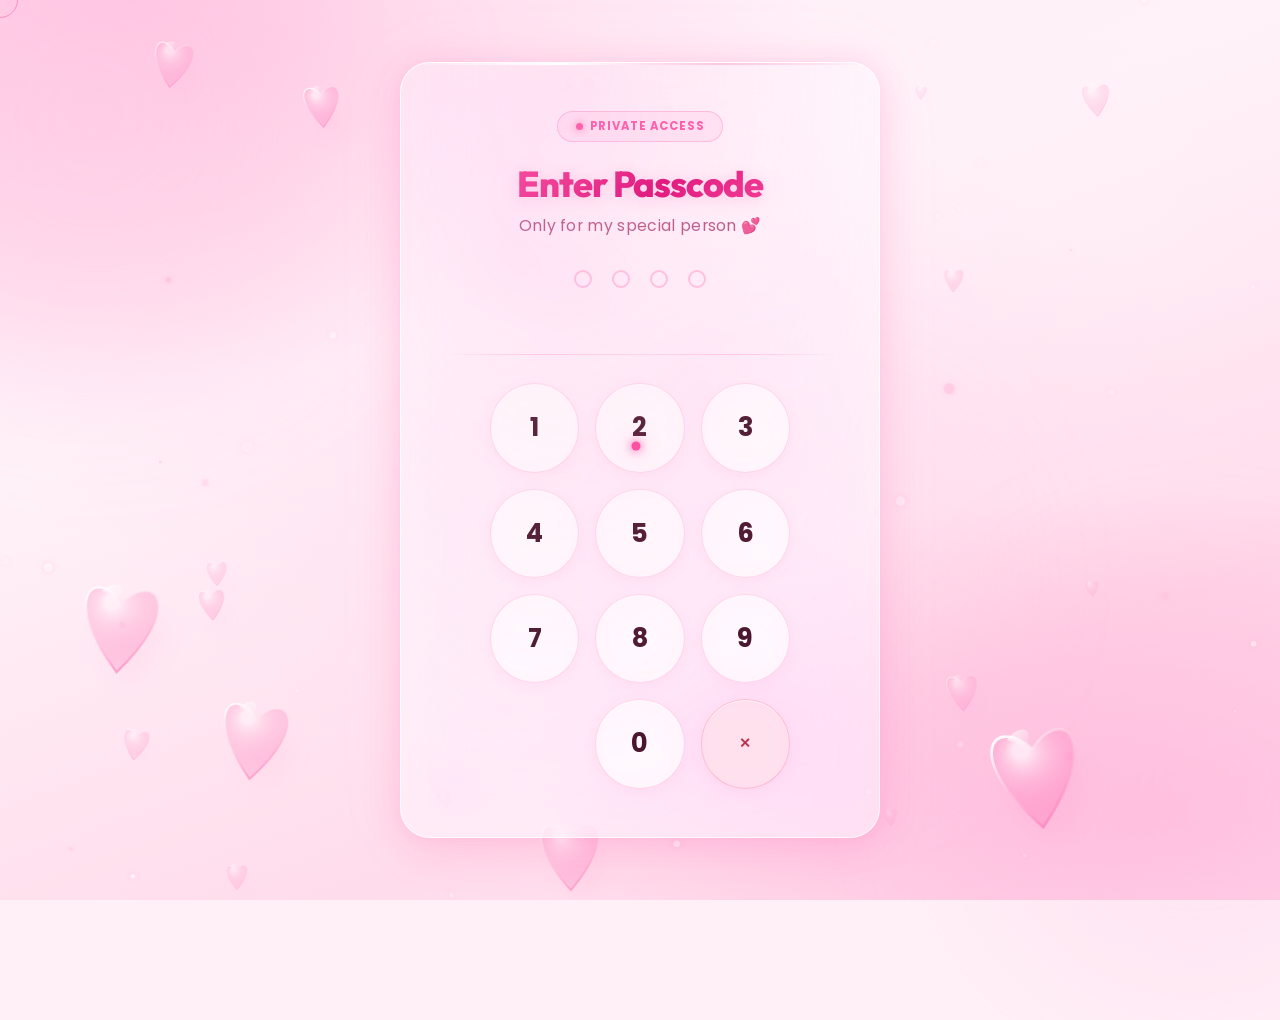
<file: index.html>
<!DOCTYPE html>
<html lang="en">

<head>
  <meta charset="UTF-8">
  <meta name="viewport" content="width=device-width, initial-scale=1.0">
  <title>Enter Passcode — My Love 💗</title>
  <meta name="description" content="A secret romantic website just for us.">
  <link rel="stylesheet" href="style.css">
  <link rel="preconnect" href="https://fonts.googleapis.com">
  <link
    href="https://fonts.googleapis.com/css2?family=Poppins:wght@300;400;500;600;700;800&family=Space+Grotesk:wght@400;500;600;700&display=swap"
    rel="stylesheet">
</head>

<body>

  <!-- Loading Screen -->
  <div class="loading-screen" id="loadingScreen" aria-hidden="true">
    <div class="loading-logo">💗</div>
    <div class="loading-bar">
      <div class="loading-bar-fill"></div>
    </div>
  </div>

  <!-- Animated background blobs -->
  <div class="blob blob-1"></div>
  <div class="blob blob-2"></div>
  <div class="blob blob-3"></div>

  <!-- Interactive 3D Hearts Background Canvas -->
  <canvas id="heartsCanvas"></canvas>

  <!-- Custom cursor -->
  <div class="cursor-dot" id="cursorDot"></div>
  <div class="cursor-ring" id="cursorRing"></div>

  <!-- Main content -->
  <main class="container passcode-container" id="mainContainer">
    <div class="glass-shine"></div>

    <!-- Badge -->
    <div class="badge">
      <span class="badge-dot"></span>
      Private Access
    </div>

    <h1 class="glow-title">Enter Passcode</h1>
    <p class="subtitle">Only for my special person 💕</p>

    <!-- Dots -->
    <div class="passcode-dots" id="passcodeDots" role="group" aria-label="Passcode entry dots">
      <div class="dot" aria-hidden="true"></div>
      <div class="dot" aria-hidden="true"></div>
      <div class="dot" aria-hidden="true"></div>
      <div class="dot" aria-hidden="true"></div>
    </div>

    <!-- Message -->
    <p class="passcode-message" id="passcodeMessage" role="alert" aria-live="polite"></p>

    <div class="divider"></div>

    <!-- Numpad -->
    <div class="numpad" id="numpad" role="group" aria-label="Number pad">
      <button class="num-button" data-value="1" aria-label="1">1</button>
      <button class="num-button" data-value="2" aria-label="2">2</button>
      <button class="num-button" data-value="3" aria-label="3">3</button>
      <button class="num-button" data-value="4" aria-label="4">4</button>
      <button class="num-button" data-value="5" aria-label="5">5</button>
      <button class="num-button" data-value="6" aria-label="6">6</button>
      <button class="num-button" data-value="7" aria-label="7">7</button>
      <button class="num-button" data-value="8" aria-label="8">8</button>
      <button class="num-button" data-value="9" aria-label="9">9</button>
      <div class="empty-cell" aria-hidden="true"></div>
      <button class="num-button" data-value="0" aria-label="0">0</button>
      <button class="num-button cancel-button" data-value="cancel" aria-label="Clear">✕</button>
    </div>

  </main>

  <script src="script.js"></script>
  <script>
    // ── Custom Cursor ──────────────────────────────
    const dot = document.getElementById('cursorDot');
    const ring = document.getElementById('cursorRing');
    let mx = 0, my = 0, rx = 0, ry = 0;

    document.addEventListener('mousemove', e => {
      mx = e.clientX; my = e.clientY;
      dot.style.left = mx + 'px';
      dot.style.top = my + 'px';
    });

    function animRing() {
      rx += (mx - rx) * 0.12;
      ry += (my - ry) * 0.12;
      ring.style.left = rx + 'px';
      ring.style.top = ry + 'px';
      requestAnimationFrame(animRing);
    }
    animRing();

    document.querySelectorAll('button, a, .icon-button').forEach(el => {
      el.addEventListener('mouseenter', () => document.body.classList.add('cursor-hover'));
      el.addEventListener('mouseleave', () => document.body.classList.remove('cursor-hover'));
    });

    // ── Remove loading screen ──────────────────────
    document.getElementById('mainContainer').classList.add('page-enter');
  </script>
</body>

</html>
</file>
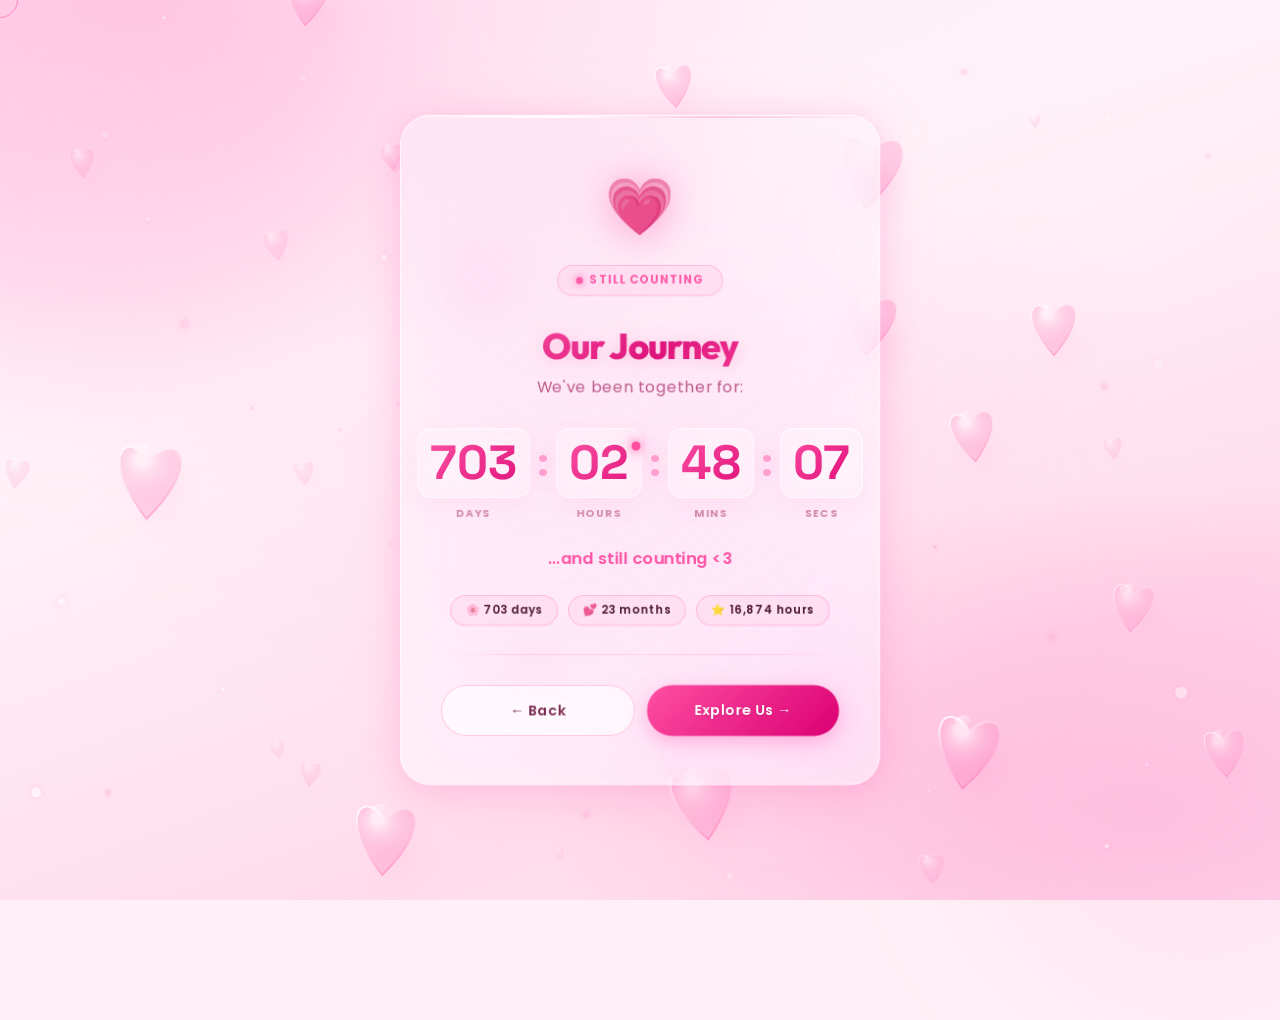
<file: countdown.html>
<!DOCTYPE html>
<html lang="en">

<head>
  <meta charset="UTF-8">
  <meta name="viewport" content="width=device-width, initial-scale=1.0">
  <title>Our Time Together 💗</title>
  <meta name="description" content="Counting every beautiful moment we've shared together.">
  <link rel="stylesheet" href="style.css">
  <link rel="preconnect" href="https://fonts.googleapis.com">
  <link
    href="https://fonts.googleapis.com/css2?family=Poppins:wght@300;400;500;600;700;800&family=Space+Grotesk:wght@400;500;600;700&display=swap"
    rel="stylesheet">
  <style>
    /* Extra countdown-specific enhancements */
    .countdown-container {
      text-align: center;
    }

    .love-icon {
      font-size: 3.5rem;
      margin-bottom: 4px;
      display: block;
      animation: heartbeat 1.6s ease-in-out infinite;
      filter: drop-shadow(0 0 20px rgba(255, 79, 163, 0.7));
    }

    @keyframes heartbeat {

      0%,
      100% {
        transform: scale(1);
      }

      14% {
        transform: scale(1.18);
      }

      28% {
        transform: scale(1);
      }

      42% {
        transform: scale(1.12);
      }

      56% {
        transform: scale(1);
      }
    }

    .milestone-row {
      display: flex;
      justify-content: center;
      gap: 10px;
      margin: 24px 0 0;
      flex-wrap: wrap;
    }

    .milestone-pill {
      background: rgba(255, 79, 163, 0.1);
      border: 1px solid rgba(255, 79, 163, 0.25);
      border-radius: 100px;
      padding: 6px 14px;
      font-size: 0.72rem;
      color: var(--pink-soft);
      font-weight: 600;
      letter-spacing: 0.04em;
      transition: all 0.3s ease;
    }

    .milestone-pill:hover {
      background: rgba(255, 79, 163, 0.2);
      border-color: rgba(255, 79, 163, 0.5);
      transform: translateY(-2px);
      box-shadow: 0 4px 12px rgba(255, 79, 163, 0.2);
    }
  </style>
</head>

<body>

  <!-- Blobs -->
  <div class="blob blob-1"></div>
  <div class="blob blob-2"></div>
  <div class="blob blob-3"></div>

  <!-- Interactive 3D Hearts Background Canvas -->
  <canvas id="heartsCanvas"></canvas>

  <!-- Custom cursor -->
  <div class="cursor-dot" id="cursorDot"></div>
  <div class="cursor-ring" id="cursorRing"></div>

  <main class="container countdown-container page-enter">
    <div class="glass-shine"></div>

    <span class="love-icon">💗</span>

    <div class="badge" style="margin-top:12px;">
      <span class="badge-dot"></span>
      Still Counting
    </div>

    <h1 class="glow-title" style="margin-top:8px;">Our Journey</h1>
    <p class="countdown-pretext">We've been together for:</p>

    <div class="countdown-timer" id="countdownTimer">
      <div class="timer-block">
        <div class="timer-value" id="days">00</div>
        <div class="timer-label">Days</div>
      </div>
      <div class="timer-sep">:</div>
      <div class="timer-block">
        <div class="timer-value" id="hours">00</div>
        <div class="timer-label">Hours</div>
      </div>
      <div class="timer-sep">:</div>
      <div class="timer-block">
        <div class="timer-value" id="minutes">00</div>
        <div class="timer-label">Mins</div>
      </div>
      <div class="timer-sep">:</div>
      <div class="timer-block">
        <div class="timer-value" id="seconds">00</div>
        <div class="timer-label">Secs</div>
      </div>
    </div>

    <p class="countdown-posttext">...and still counting &lt;3</p>

    <!-- Milestones -->
    <div class="milestone-row">
      <span class="milestone-pill" id="pill-days">🌸 — days</span>
      <span class="milestone-pill" id="pill-months">💕 — months</span>
      <span class="milestone-pill" id="pill-hours">⭐ — hours</span>
    </div>

    <div class="divider"></div>

    <div class="nav-buttons">
      <button class="btn btn-ghost" onclick="navigateTo('index.html')" id="prevBtn">
        ← Back
      </button>
      <button class="btn btn-primary" onclick="navigateTo('recap.html')" id="nextBtn">
        Explore Us →
      </button>
    </div>

  </main>

  <script src="script.js"></script>
  <script>
    // ── Custom cursor ──────────────────────────────
    const dot = document.getElementById('cursorDot');
    const ring = document.getElementById('cursorRing');
    let mx = 0, my = 0, rx = 0, ry = 0;
    document.addEventListener('mousemove', e => {
      mx = e.clientX; my = e.clientY;
      dot.style.left = mx + 'px'; dot.style.top = my + 'px';
    });
    (function animRing() {
      rx += (mx - rx) * 0.12; ry += (my - ry) * 0.12;
      ring.style.left = rx + 'px'; ring.style.top = ry + 'px';
      requestAnimationFrame(animRing);
    })();

    // ── Milestone pills update ─────────────────────
    function updatePills() {
      const startDate = new Date('2025-01-01T00:00:00');
      const now = new Date();
      const diff = now - startDate;
      if (diff < 0) return;
      const totalDays = Math.floor(diff / 86400000);
      const totalHours = Math.floor(diff / 3600000);
      const months = Math.floor(totalDays / 30.44);
      document.getElementById('pill-days').textContent = `🌸 ${totalDays} days`;
      document.getElementById('pill-months').textContent = `💕 ${months} months`;
      document.getElementById('pill-hours').textContent = `⭐ ${totalHours.toLocaleString()} hours`;
    }
    updatePills();
  </script>
</body>

</html>
</file>
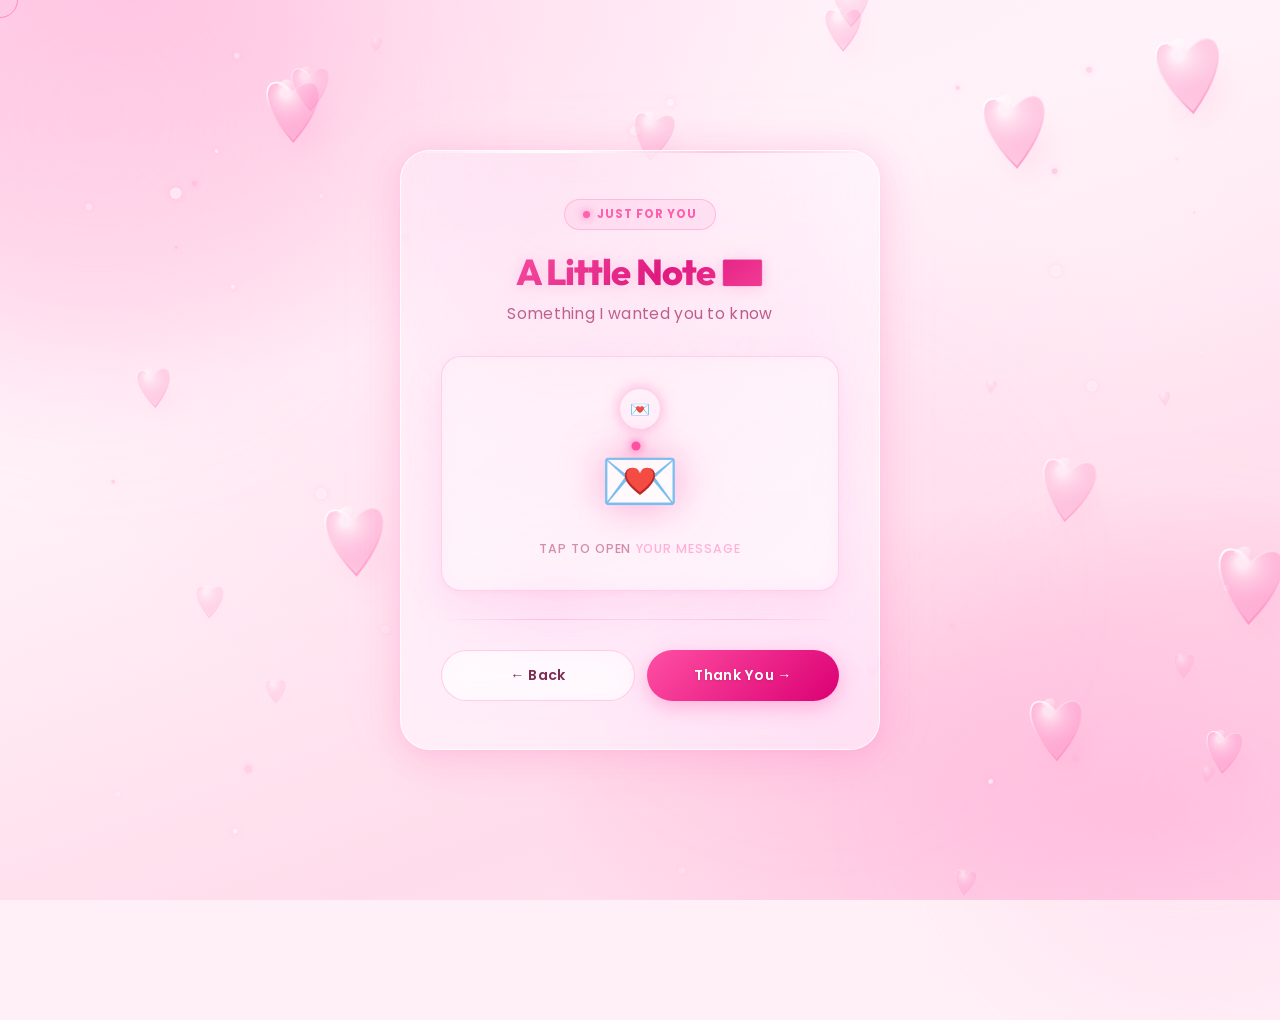
<file: message.html>
<!DOCTYPE html>
<html lang="en">

<head>
  <meta charset="UTF-8">
  <meta name="viewport" content="width=device-width, initial-scale=1.0">
  <title>A Message for You 💌</title>
  <meta name="description" content="An intimate love message, just for you.">
  <link rel="stylesheet" href="style.css">
  <link rel="preconnect" href="https://fonts.googleapis.com">
  <link
    href="https://fonts.googleapis.com/css2?family=Poppins:wght@300;400;500;600;700;800&family=Space+Grotesk:wght@400;500;600;700&display=swap"
    rel="stylesheet">
  <style>
    .message-container {
      text-align: center;
    }

    /* ── Envelope ─────────────────────── */
    .envelope-card {
      background: rgba(255, 255, 255, 0.04);
      border: 1px solid rgba(255, 79, 163, 0.2);
      border-radius: 20px;
      padding: 32px 20px;
      margin: 8px 0 24px;
      cursor: pointer;
      transition: all 0.35s cubic-bezier(0.4, 0, 0.2, 1);
      position: relative;
      overflow: hidden;
    }

    .envelope-card::before {
      content: '';
      position: absolute;
      inset: 0;
      background: radial-gradient(ellipse at 50% 0%, rgba(255, 79, 163, 0.08) 0%, transparent 65%);
      opacity: 0;
      transition: opacity 0.3s ease;
    }

    .envelope-card:hover {
      border-color: rgba(255, 79, 163, 0.45);
      background: rgba(255, 79, 163, 0.06);
      transform: translateY(-4px);
      box-shadow: 0 16px 48px rgba(255, 79, 163, 0.2);
    }

    .envelope-card:hover::before {
      opacity: 1;
    }

    .envelope-emoji {
      font-size: 4rem;
      display: block;
      margin: 0 0 12px;
      animation: floatEnvelope 3.2s ease-in-out infinite;
      filter: drop-shadow(0 0 20px rgba(255, 79, 163, 0.5));
    }

    @keyframes floatEnvelope {

      0%,
      100% {
        transform: translateY(0) rotate(-3deg);
      }

      50% {
        transform: translateY(-12px) rotate(3deg);
      }
    }

    .envelope-card:hover .envelope-emoji {
      animation-play-state: paused;
      filter: drop-shadow(0 0 32px rgba(255, 79, 163, 0.9));
    }

    .envelope-hint {
      font-size: 0.78rem;
      color: var(--text-muted);
      letter-spacing: 0.08em;
      text-transform: uppercase;
      font-weight: 500;
      margin: 0;
    }

    .envelope-hint span {
      color: rgba(255, 133, 194, 0.6);
    }

    /* ── Seal dot ─────────────────────── */
    .envelope-seal {
      width: 40px;
      height: 40px;
      background: linear-gradient(135deg, var(--pink-primary), #c9007a);
      border-radius: 50%;
      display: flex;
      align-items: center;
      justify-content: center;
      margin: 0 auto 4px;
      font-size: 1rem;
      box-shadow: 0 0 16px rgba(255, 79, 163, 0.5);
      animation: sealPulse 2.5s ease-in-out infinite;
    }

    @keyframes sealPulse {

      0%,
      100% {
        box-shadow: 0 0 16px rgba(255, 79, 163, 0.5);
      }

      50% {
        box-shadow: 0 0 32px rgba(255, 79, 163, 0.8), 0 0 60px rgba(255, 79, 163, 0.3);
      }
    }

    /* ── Message reveal card ────────────── */
    .message-reveal {
      display: none;
      animation: messageReveal 0.6s cubic-bezier(0.22, 1, 0.36, 1) both;
    }

    .message-reveal.visible {
      display: block;
    }

    @keyframes messageReveal {
      0% {
        opacity: 0;
        transform: scale(0.88) translateY(20px);
      }

      60% {
        transform: scale(1.02) translateY(-4px);
      }

      100% {
        opacity: 1;
        transform: scale(1) translateY(0);
      }
    }

    .message-box {
      background: rgba(255, 255, 255, 0.06);
      border: 1px solid rgba(255, 79, 163, 0.25);
      border-radius: 24px;
      padding: 40px 28px;
      position: relative;
      overflow: hidden;
      text-align: center;
    }

    .message-box::before {
      content: '';
      position: absolute;
      inset: 0;
      background:
        radial-gradient(ellipse at 30% 0%, rgba(255, 79, 163, 0.1) 0%, transparent 50%),
        radial-gradient(ellipse at 70% 100%, rgba(180, 30, 120, 0.08) 0%, transparent 50%);
      pointer-events: none;
    }

    /* decorative top quote mark */
    .message-box::after {
      content: '\201C';
      position: absolute;
      top: -10px;
      left: 20px;
      font-size: 8rem;
      color: rgba(255, 79, 163, 0.06);
      font-family: Georgia, serif;
      line-height: 1;
      pointer-events: none;
    }

    .message-text {
      font-size: 1.25rem;
      font-weight: 500;
      line-height: 1.75;
      color: var(--text-primary);
      position: relative;
      z-index: 1;
    }

    .message-text em {
      font-style: normal;
      color: var(--pink-soft);
      font-weight: 600;
    }

    .message-signature {
      margin-top: 20px;
      font-size: 0.85rem;
      color: var(--text-muted);
      font-style: italic;
      position: relative;
      z-index: 1;
    }

    .message-signature strong {
      color: var(--pink-secondary);
      font-style: normal;
    }

    .close-message-btn {
      position: absolute;
      top: 14px;
      right: 16px;
      width: 28px;
      height: 28px;
      border-radius: 50%;
      background: rgba(255, 255, 255, 0.06);
      border: 1px solid rgba(255, 255, 255, 0.1);
      color: var(--text-muted);
      font-size: 1rem;
      display: flex;
      align-items: center;
      justify-content: center;
      cursor: pointer;
      transition: all 0.25s ease;
      z-index: 2;
    }

    .close-message-btn:hover {
      background: rgba(255, 79, 163, 0.15);
      border-color: rgba(255, 79, 163, 0.3);
      color: var(--pink-primary);
    }

    /* ── Row of hearts ───────────────── */
    .hearts-row {
      display: flex;
      justify-content: center;
      gap: 6px;
      margin: 16px 0 0;
      font-size: 1.2rem;
    }

    .hearts-row span {
      animation: heartPop 0.6s ease both, heartFloat 2.5s ease-in-out infinite;
      display: inline-block;
    }

    .hearts-row span:nth-child(1) {
      animation-delay: 0.05s, 0s;
    }

    .hearts-row span:nth-child(2) {
      animation-delay: 0.15s, 0.3s;
    }

    .hearts-row span:nth-child(3) {
      animation-delay: 0.25s, 0.6s;
    }

    @keyframes heartPop {
      0% {
        transform: scale(0);
        opacity: 0;
      }

      70% {
        transform: scale(1.25);
        opacity: 1;
      }

      100% {
        transform: scale(1);
        opacity: 1;
      }
    }

    @keyframes heartFloat {

      0%,
      100% {
        transform: translateY(0);
      }

      50% {
        transform: translateY(-5px);
      }
    }
  </style>
</head>

<body>

  <!-- Blobs -->
  <div class="blob blob-1"></div>
  <div class="blob blob-2"></div>
  <div class="blob blob-3"></div>

  <!-- Interactive 3D Hearts Background Canvas -->
  <canvas id="heartsCanvas"></canvas>

  <!-- Custom cursor -->
  <div class="cursor-dot" id="cursorDot"></div>
  <div class="cursor-ring" id="cursorRing"></div>

  <main class="container message-container page-enter">
    <div class="glass-shine"></div>

    <div class="badge">
      <span class="badge-dot"></span>
      Just For You
    </div>

    <h1 class="glow-title">A Little Note 💌</h1>
    <p class="subtitle">Something I wanted you to know</p>

    <!-- Envelope trigger -->
    <div class="envelope-card" id="envelopeCard" onclick="openMessage()" role="button" tabindex="0"
      aria-label="Open love message" aria-expanded="false">
      <div class="glass-shine"></div>
      <span class="envelope-seal">💌</span>
      <span class="envelope-emoji">💌</span>
      <p class="envelope-hint">Tap to open <span>your message</span></p>
    </div>

    <!-- Message reveal -->
    <div class="message-reveal" id="messageReveal" aria-hidden="true">
      <div class="message-box" id="loveMessage">
        <div class="glass-shine"></div>
        <button class="close-message-btn" onclick="closeMessage()" aria-label="Close message">&times;</button>
        <p class="message-text">
          Hi, I love you so much <span class="heart-emoji">💖</span><br><br>
          You are the <em>best thing</em> that has ever happened to me. Every moment with you feels like magic, and I
          never want it to end. <span class="heart-emoji">🌸</span>
        </p>
        <p class="message-signature">— with all my heart, <strong>yours always</strong> 💗</p>
      </div>
      <div class="hearts-row" aria-hidden="true">
        <span>💕</span><span>💗</span><span>💖</span>
      </div>
    </div>

    <div class="divider"></div>

    <div class="nav-buttons">
      <button class="btn btn-ghost" onclick="navigateTo('recap.html')">← Back</button>
      <button class="btn btn-primary" onclick="navigateTo('thankyou.html')">Thank You →</button>
    </div>

  </main>

  <script src="script.js"></script>
  <script>
    // ── Custom cursor ──────────────────────────────────────
    const dot = document.getElementById('cursorDot');
    const ring = document.getElementById('cursorRing');
    let mx = 0, my = 0, rx = 0, ry = 0;
    document.addEventListener('mousemove', e => {
      mx = e.clientX; my = e.clientY;
      dot.style.left = mx + 'px'; dot.style.top = my + 'px';
    });
    (function animRing() {
      rx += (mx - rx) * 0.12; ry += (my - ry) * 0.12;
      ring.style.left = rx + 'px'; ring.style.top = ry + 'px';
      requestAnimationFrame(animRing);
    })();
    document.querySelectorAll('button, .envelope-card').forEach(el => {
      el.addEventListener('mouseenter', () => document.body.classList.add('cursor-hover'));
      el.addEventListener('mouseleave', () => document.body.classList.remove('cursor-hover'));
    });

    // ── Envelope keyboard support ──────────────────────────
    document.getElementById('envelopeCard').addEventListener('keydown', e => {
      if (e.key === 'Enter' || e.key === ' ') { e.preventDefault(); openMessage(); }
    });

    // ── Open / close message ───────────────────────────────
    function openMessage() {
      const card = document.getElementById('envelopeCard');
      const reveal = document.getElementById('messageReveal');

      card.style.display = 'none';
      reveal.classList.add('visible');
      reveal.setAttribute('aria-hidden', 'false');

      // Extra sparkle burst (appended to document.body)
      for (let i = 0; i < 8; i++) {
        setTimeout(() => {
          const s = document.createElement('div');
          s.className = 'particle';
          s.textContent = ['✨', '💗', '🌸', '💖'][Math.floor(Math.random() * 4)];
          s.style.cssText = `position:fixed;top:50vh;left:${30 + Math.random() * 40}vw;font-size:${0.8 + Math.random() * 0.8}rem;animation-duration:${3 + Math.random() * 3}s;z-index:9999;pointer-events:none;`;
          document.body.appendChild(s);
          setTimeout(() => s.remove(), 4000);
        }, i * 80);
      }
    }

    function closeMessage() {
      const card = document.getElementById('envelopeCard');
      const reveal = document.getElementById('messageReveal');
      reveal.classList.remove('visible');
      reveal.setAttribute('aria-hidden', 'true');
      card.style.display = '';
    }

    // expose globally for inline onclick in HTML
    window.openMessage = openMessage;
    window.closeMessage = closeMessage;
  </script>
</body>

</html>
</file>
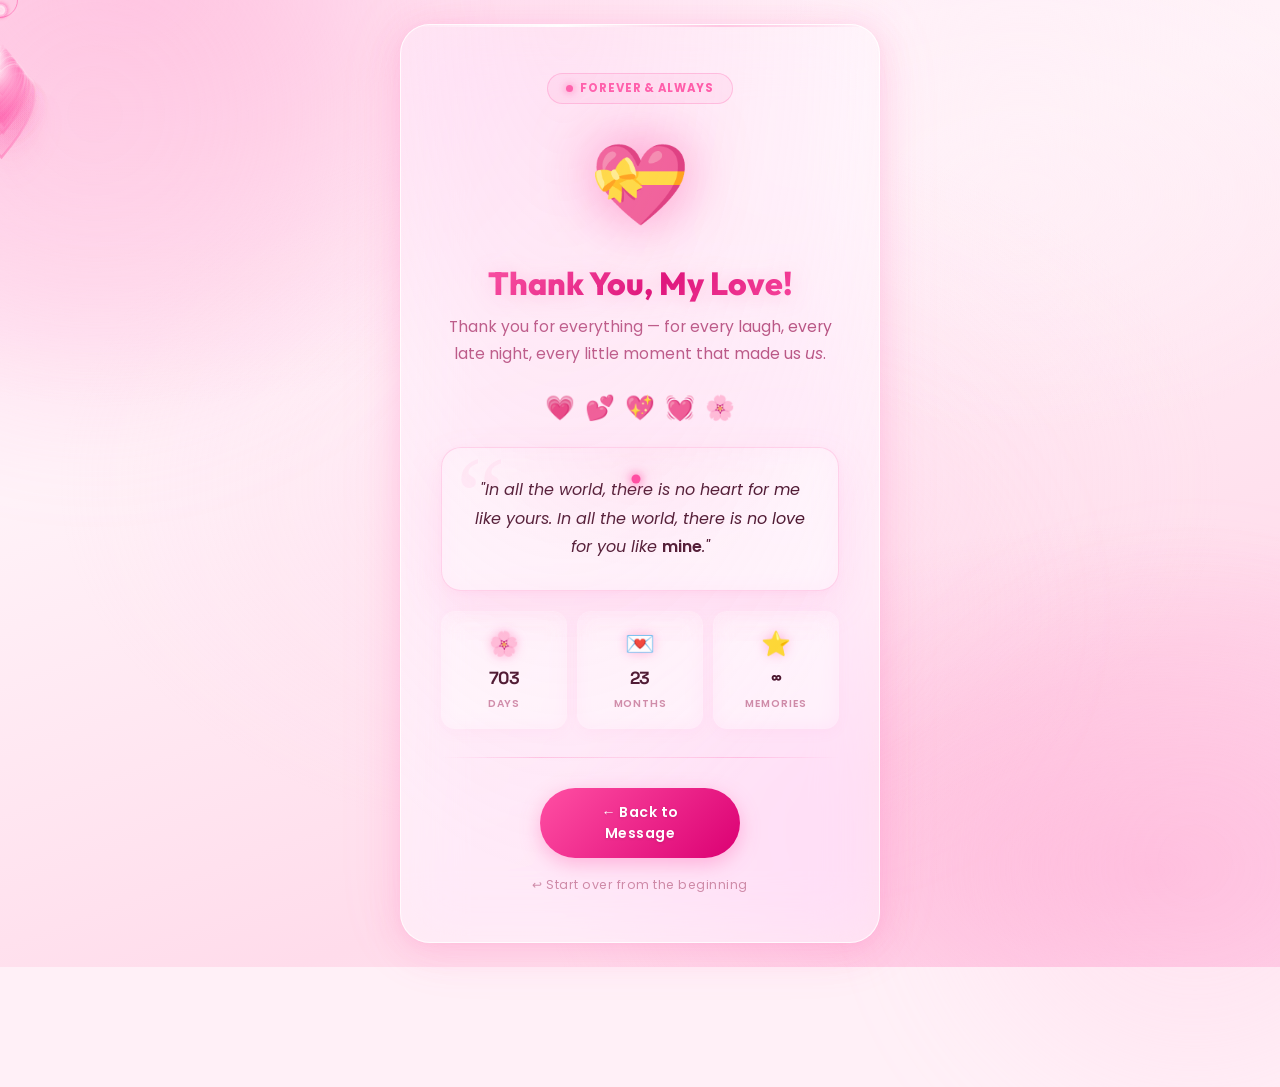
<file: thankyou.html>
<!DOCTYPE html>
<html lang="en">

<head>
  <meta charset="UTF-8">
  <meta name="viewport" content="width=device-width, initial-scale=1.0">
  <title>Thank You, My Love 💗</title>
  <meta name="description" content="Thank you for being mine. I love you always.">
  <link rel="stylesheet" href="style.css">
  <link rel="preconnect" href="https://fonts.googleapis.com">
  <link
    href="https://fonts.googleapis.com/css2?family=Poppins:wght@300;400;500;600;700;800&family=Space+Grotesk:wght@400;500;600;700&display=swap"
    rel="stylesheet">
  <style>
    .thankyou-container {
      text-align: center;
    }

    /* ── Big hero emoji ─────────────── */
    .hero-emoji {
      font-size: 5rem;
      display: block;
      margin: 0 auto 20px;
      animation: heroFloat 3.5s ease-in-out infinite;
      filter: drop-shadow(0 0 30px rgba(255, 79, 163, 0.7));
    }

    @keyframes heroFloat {

      0%,
      100% {
        transform: translateY(0) scale(1) rotate(-3deg);
      }

      50% {
        transform: translateY(-16px) scale(1.04) rotate(3deg);
      }
    }

    /* ── Quote card ─────────────────── */
    .quote-card {
      background: rgba(255, 255, 255, 0.04);
      border: 1px solid rgba(255, 79, 163, 0.2);
      border-radius: 20px;
      padding: 28px 24px;
      margin: 20px 0;
      position: relative;
      overflow: hidden;
    }

    .quote-card::before {
      content: '\201C';
      position: absolute;
      top: -8px;
      left: 14px;
      font-size: 7rem;
      color: rgba(255, 79, 163, 0.07);
      font-family: Georgia, serif;
      line-height: 1;
      pointer-events: none;
    }

    .quote-card::after {
      content: '';
      position: absolute;
      inset: 0;
      background: radial-gradient(ellipse at 50% 0%, rgba(255, 79, 163, 0.06) 0%, transparent 60%);
      pointer-events: none;
    }

    .quote-text {
      font-size: 1rem;
      line-height: 1.8;
      color: var(--text-secondary);
      font-style: italic;
      position: relative;
      z-index: 1;
    }

    .quote-text strong {
      color: var(--pink-soft);
      font-style: normal;
      font-weight: 600;
    }

    /* ── Stats row ──────────────────── */
    .stats-row {
      display: grid;
      grid-template-columns: 1fr 1fr 1fr;
      gap: 10px;
      margin: 20px 0;
    }

    .stat-block {
      background: rgba(255, 255, 255, 0.04);
      border: 1px solid rgba(255, 255, 255, 0.07);
      border-radius: 14px;
      padding: 14px 8px;
      transition: all 0.3s ease;
    }

    .stat-block:hover {
      background: rgba(255, 79, 163, 0.08);
      border-color: rgba(255, 79, 163, 0.3);
      transform: translateY(-3px);
      box-shadow: 0 8px 24px rgba(255, 79, 163, 0.15);
    }

    .stat-emoji {
      font-size: 1.5rem;
      display: block;
      margin-bottom: 6px;
      filter: drop-shadow(0 0 6px rgba(255, 79, 163, 0.4));
    }

    .stat-value {
      font-size: 1.1rem;
      font-weight: 700;
      color: var(--pink-soft);
      display: block;
      font-family: 'Space Grotesk', sans-serif;
    }

    .stat-label {
      font-size: 0.65rem;
      color: var(--text-muted);
      text-transform: uppercase;
      letter-spacing: 0.08em;
      font-weight: 600;
    }

    /* ── Confetti burst ─────────────── */
    .confetti-piece {
      position: fixed;
      width: 8px;
      height: 8px;
      border-radius: 2px;
      animation: confettiFall linear both;
      pointer-events: none;
      z-index: 500;
    }

    @keyframes confettiFall {
      0% {
        transform: translateY(-20px) rotate(0deg);
        opacity: 1;
      }

      100% {
        transform: translateY(110vh) rotate(720deg);
        opacity: 0;
      }
    }

    /* ── Restart link ────────────────── */
    .restart-link {
      display: inline-flex;
      align-items: center;
      gap: 6px;
      color: var(--text-muted);
      font-size: 0.78rem;
      cursor: pointer;
      background: none;
      border: none;
      font-family: 'Poppins', sans-serif;
      letter-spacing: 0.04em;
      margin-top: 8px;
      transition: color 0.25s ease;
    }

    .restart-link:hover {
      color: var(--pink-soft);
    }
  </style>
</head>

<body>

  <!-- Blobs -->
  <div class="blob blob-1"></div>
  <div class="blob blob-2"></div>
  <div class="blob blob-3"></div>

  <!-- Interactive 3D Hearts Background Canvas -->
  <canvas id="heartsCanvas"></canvas>

  <!-- Custom cursor -->
  <div class="cursor-dot" id="cursorDot"></div>
  <div class="cursor-ring" id="cursorRing"></div>

  <main class="container thankyou-container page-enter">
    <div class="glass-shine"></div>

    <div class="badge">
      <span class="badge-dot"></span>
      Forever & Always
    </div>

    <!-- Hero emoji (fallback for illustration) -->
    <span class="hero-emoji" role="img" aria-label="Love heart">💝</span>

    <h1 class="thankyou-message-1">Thank You, My Love!</h1>
    <p class="thankyou-message-2">
      Thank you for everything — for every laugh, every late night, every little moment that made us <em>us</em>.
    </p>

    <!-- Hearts row -->
    <div class="thankyou-hearts" aria-hidden="true">
      <span>💗</span>
      <span>💕</span>
      <span>💖</span>
      <span>💓</span>
      <span>🌸</span>
    </div>

    <!-- Quote -->
    <div class="quote-card">
      <p class="quote-text">
        "In all the world, there is no heart for me like yours. In all the world,
        there is no love for you like <strong>mine</strong>."
      </p>
    </div>

    <!-- Stats -->
    <div class="stats-row" id="statsRow">
      <div class="stat-block">
        <div class="glass-shine"></div>
        <span class="stat-emoji">🌸</span>
        <span class="stat-value" id="statDays">—</span>
        <span class="stat-label">Days</span>
      </div>
      <div class="stat-block">
        <div class="glass-shine"></div>
        <span class="stat-emoji">💌</span>
        <span class="stat-value" id="statMonths">—</span>
        <span class="stat-label">Months</span>
      </div>
      <div class="stat-block">
        <div class="glass-shine"></div>
        <span class="stat-emoji">⭐</span>
        <span class="stat-value" id="statMemories">∞</span>
        <span class="stat-label">Memories</span>
      </div>
    </div>

    <div class="divider"></div>

    <div class="nav-buttons" style="flex-direction:column;align-items:center;gap:10px;">
      <button class="btn btn-primary" onclick="navigateTo('message.html')" style="width:100%;">← Back to
        Message</button>
      <button class="restart-link" onclick="navigateTo('index.html')">↩ Start over from the beginning</button>
    </div>

  </main>

  <script src="script.js"></script>
  <script>
    // ── Custom cursor ──────────────────────────────────────
    const dot = document.getElementById('cursorDot');
    const ring = document.getElementById('cursorRing');
    let mx = 0, my = 0, rx = 0, ry = 0;
    document.addEventListener('mousemove', e => {
      mx = e.clientX; my = e.clientY;
      dot.style.left = mx + 'px'; dot.style.top = my + 'px';
    });
    (function animRing() {
      rx += (mx - rx) * 0.12; ry += (my - ry) * 0.12;
      ring.style.left = rx + 'px'; ring.style.top = ry + 'px';
      requestAnimationFrame(animRing);
    })();
    document.querySelectorAll('button, .stat-block').forEach(el => {
      el.addEventListener('mouseenter', () => document.body.classList.add('cursor-hover'));
      el.addEventListener('mouseleave', () => document.body.classList.remove('cursor-hover'));
    });

    // ── Update stats ───────────────────────────────────────
    (function updateStats() {
      const startDate = new Date('2025-01-01T00:00:00');
      const now = new Date();
      const diff = now - startDate;
      if (diff < 0) return;
      const totalDays = Math.floor(diff / 86400000);
      const totalMonths = Math.floor(totalDays / 30.44);
      document.getElementById('statDays').textContent = totalDays.toLocaleString();
      document.getElementById('statMonths').textContent = totalMonths;
    })();

    // ── Confetti burst on load ─────────────────────────────
    const confettiColors = ['#ff4fa3', '#ff85c2', '#ffa8d5', '#c9007a', '#ffffff', '#ffe0f0'];
    function launchConfetti() {
      for (let i = 0; i < 40; i++) {
        setTimeout(() => {
          const piece = document.createElement('div');
          piece.className = 'confetti-piece';
          piece.style.cssText = `
            left: ${Math.random() * 100}vw;
            top: 0;
            background: ${confettiColors[Math.floor(Math.random() * confettiColors.length)]};
            width: ${4 + Math.random() * 8}px;
            height: ${4 + Math.random() * 8}px;
            border-radius: ${Math.random() > 0.5 ? '50%' : '2px'};
            animation-duration: ${2 + Math.random() * 3}s;
            animation-delay: ${Math.random() * 0.5}s;
          `;
          document.body.appendChild(piece);
          setTimeout(() => piece.remove(), 6000);
        }, i * 60);
      }
    }
    setTimeout(launchConfetti, 400);
  </script>
</body>

</html>
</file>
<file: style.css>
/* =========================================================================
   PREMIUM SOFT PINK GLASSMORPHISM — style.css
   Light Pink Love Theme | Mobile-First | Cinematic & Luxurious
   ========================================================================= */

@import url('https://fonts.googleapis.com/css2?family=Outfit:wght@300;400;500;600;700;800&family=Poppins:ital,wght@0,300;0,400;0,500;0,600;0,700;0,800;1,400&family=Space+Grotesk:wght@300;400;500;600;700&display=swap');

/* ─── CSS VARIABLES ─────────────────────────────────────────── */
:root {
  /* Soft Premium Pink Color Scheme */
  --pink-hot: #ff4fa3;
  --pink-mid: #ff85c2;
  --pink-light: #ffb6d9;
  --pink-pale: #ffd6ea;
  --pink-blush: #fff0f7;
  --pink-white: #fffafe;

  /* Luxury Glassmorphism Variables */
  --glass-bg: rgba(255, 255, 255, 0.48);
  --glass-bg-deep: rgba(255, 255, 255, 0.28);
  --glass-border: rgba(255, 255, 255, 0.75);
  --glass-border-h: rgba(255, 79, 163, 0.45);

  /* Typography */
  --text-dark: #4a152e;
  --text-mid: #7d2d53;
  --text-soft: #b55180;
  --text-muted: #cf8ba8;

  /* Shadows - Heavy Volumetric & Subtle Ambient */
  --shadow-card: 0 16px 40px rgba(255, 105, 180, 0.12), 0 2px 10px rgba(255, 105, 180, 0.05);
  --shadow-glow: 0 0 35px rgba(255, 79, 163, 0.12), 0 0 70px rgba(255, 182, 217, 0.08);
  --shadow-btn: 0 6px 20px rgba(255, 79, 163, 0.35);

  /* Radii */
  --radius-sm: 14px;
  --radius-md: 22px;
  --radius-lg: 30px;
  --radius-xl: 45px;
  --radius-full: 100px;

  /* Easing curves (Apple-like) */
  --transition: all 0.45s cubic-bezier(0.16, 1, 0.3, 1);
  --transition-fast: all 0.2s cubic-bezier(0.16, 1, 0.3, 1);
  --transition-slow: all 0.75s cubic-bezier(0.16, 1, 0.3, 1);
  --transition-spring: all 0.5s cubic-bezier(0.34, 1.56, 0.64, 1);
}

/* ─── RESET & DEFAULTS ───────────────────────────────────────── */
*,
*::before,
*::after {
  box-sizing: border-box;
  margin: 0;
  padding: 0;
}

html {
  scroll-behavior: smooth;
  -webkit-font-smoothing: antialiased;
  -moz-osx-font-smoothing: grayscale;
}

body {
  font-family: 'Poppins', 'Outfit', sans-serif;
  background: var(--pink-blush);
  color: var(--text-dark);
  min-height: 100vh;
  overflow-x: hidden;
  position: relative;
  display: flex;
  flex-direction: column;
  align-items: center;
  justify-content: center;
  padding: 24px 18px;
}

/* Animated gradient mesh background */
body::before {
  content: '';
  position: fixed;
  inset: 0;
  background:
    radial-gradient(ellipse 90% 70% at 10% 0%, rgba(255, 182, 217, 0.55) 0%, transparent 60%),
    radial-gradient(ellipse 80% 60% at 90% 90%, rgba(255, 133, 194, 0.45) 0%, transparent 60%),
    radial-gradient(ellipse 65% 55% at 50% 50%, rgba(255, 214, 234, 0.38) 0%, transparent 70%),
    radial-gradient(ellipse 55% 45% at 80% 20%, rgba(255, 240, 247, 0.55) 0%, transparent 55%),
    linear-gradient(160deg, #ffeef8 0%, #fff2f8 35%, #ffdceb 75%, #ffe6f2 100%);
  z-index: -4;
  animation: bgBreath 12s ease-in-out infinite alternate;
}

@keyframes bgBreath {
  0% {
    filter: brightness(1) saturate(1);
  }

  50% {
    filter: brightness(1.02) saturate(1.04) hue-rotate(2deg);
  }

  100% {
    filter: brightness(1) saturate(1);
  }
}

/* ─── 3D BACKGROUND CANVAS ───────────────────────────────────── */
#heartsCanvas {
  position: fixed;
  inset: 0;
  z-index: -2;
  pointer-events: none;
  display: block;
}

/* ─── ANIMATED BLOBS ────────────────────────────────────────── */
.blob {
  position: fixed;
  border-radius: 50%;
  filter: blur(75px);
  opacity: 0.38;
  z-index: -3;
  pointer-events: none;
  animation: blobFloat 16s ease-in-out infinite;
}

.blob-1 {
  width: 550px;
  height: 550px;
  background: radial-gradient(circle, rgba(255, 182, 217, 0.85), rgba(255, 133, 194, 0.4));
  top: -160px;
  left: -180px;
  animation-duration: 18s;
}

.blob-2 {
  width: 450px;
  height: 450px;
  background: radial-gradient(circle, rgba(255, 214, 234, 0.85), rgba(255, 182, 217, 0.5));
  bottom: -120px;
  right: -140px;
  animation-duration: 14s;
  animation-delay: -5s;
}

.blob-3 {
  width: 350px;
  height: 350px;
  background: radial-gradient(circle, rgba(255, 240, 247, 0.75), rgba(255, 133, 194, 0.3));
  top: 45%;
  left: 50%;
  animation-duration: 20s;
  animation-delay: -8s;
  opacity: 0.25;
}

@keyframes blobFloat {

  0%,
  100% {
    transform: translate(0, 0) scale(1);
  }

  33% {
    transform: translate(35px, -45px) scale(1.08);
  }

  66% {
    transform: translate(-22px, 28px) scale(0.93);
  }
}

/* ─── CUSTOM CURSOR ─────────────────────────────────────────── */
.cursor-dot,
.cursor-ring {
  position: fixed;
  border-radius: 50%;
  pointer-events: none;
  z-index: 9999;
}

.cursor-dot {
  width: 9px;
  height: 9px;
  background: var(--pink-hot);
  box-shadow: 0 0 10px var(--pink-hot), 0 0 20px rgba(255, 79, 163, 0.5);
  transform: translate(-50%, -50%);
  transition: transform 0.08s ease;
}

.cursor-ring {
  width: 36px;
  height: 36px;
  border: 1.5px solid rgba(255, 79, 163, 0.5);
  transform: translate(-50%, -50%);
  transition: width 0.3s cubic-bezier(0.16, 1, 0.3, 1), height 0.3s cubic-bezier(0.16, 1, 0.3, 1), border-color 0.3s ease, background 0.3s ease;
}

body.cursor-hover .cursor-ring {
  width: 50px;
  height: 50px;
  border-color: var(--pink-hot);
  background: rgba(255, 79, 163, 0.06);
}

@media (pointer: coarse) {

  .cursor-dot,
  .cursor-ring {
    display: none;
  }
}

/* ─── LOADING SCREEN ────────────────────────────────────────── */
.loading-screen {
  position: fixed;
  inset: 0;
  background: linear-gradient(160deg, #ffeef8, #fff2f8, #ffdceb);
  z-index: 10000;
  display: flex;
  flex-direction: column;
  align-items: center;
  justify-content: center;
  gap: 24px;
  animation: loadingExit 0.7s cubic-bezier(0.16, 1, 0.3, 1) 1.2s both;
}

@keyframes loadingExit {
  to {
    opacity: 0;
    pointer-events: none;
    visibility: hidden;
  }
}

.loading-logo {
  font-size: 3.8rem;
  animation: loadHeartbeat 1.0s ease-in-out infinite;
  filter: drop-shadow(0 4px 24px rgba(255, 79, 163, 0.65));
}

@keyframes loadHeartbeat {

  0%,
  100% {
    transform: scale(1);
  }

  50% {
    transform: scale(1.18);
  }
}

.loading-bar {
  width: 150px;
  height: 5px;
  background: rgba(255, 182, 217, 0.35);
  border-radius: var(--radius-full);
  overflow: hidden;
}

.loading-bar-fill {
  height: 100%;
  background: linear-gradient(to right, var(--pink-hot), var(--pink-mid));
  border-radius: var(--radius-full);
  animation: loadFill 1.1s cubic-bezier(0.16, 1, 0.3, 1) both;
}

@keyframes loadFill {
  from {
    width: 0;
  }

  to {
    width: 100%;
  }
}

/* ─── MAIN GLASS CONTAINER ──────────────────────────────────── */
.container {
  width: 100%;
  max-width: 480px;
  background: var(--glass-bg);
  backdrop-filter: blur(30px) saturate(190%);
  -webkit-backdrop-filter: blur(30px) saturate(190%);
  border: 1.5px solid var(--glass-border);
  border-radius: var(--radius-lg);
  padding: 48px 36px;
  box-shadow: var(--shadow-card), var(--shadow-glow);
  position: relative;
  overflow: hidden;
  animation: fadeUpIn 0.85s cubic-bezier(0.16, 1, 0.3, 1) both;
  transform-style: preserve-3d;
  will-change: transform;
}

/* Glass shine bevel overlay */
.container::before {
  content: '';
  position: absolute;
  top: 0;
  left: 0;
  right: 0;
  height: 1.5px;
  background: linear-gradient(90deg, transparent, rgba(255, 255, 255, 0.95), rgba(255, 182, 217, 0.7), transparent);
  border-radius: var(--radius-lg) var(--radius-lg) 0 0;
  pointer-events: none;
  z-index: 2;
}

/* Soft inner warm core light */
.container::after {
  content: '';
  position: absolute;
  top: -50%;
  left: -30%;
  width: 160%;
  height: 160%;
  background: radial-gradient(ellipse at 40% 30%, rgba(255, 182, 217, 0.22) 0%, transparent 60%);
  pointer-events: none;
  z-index: 1;
}

/* Card perspective dynamic shine */
.glass-shine {
  position: absolute;
  inset: 0;
  pointer-events: none;
  z-index: 3;
  background: transparent;
  transition: background 0.15s ease;
}

@keyframes fadeUpIn {
  from {
    opacity: 0;
    transform: translateY(30px) scale(0.96);
  }

  to {
    opacity: 1;
    transform: translateY(0) scale(1);
  }
}

.page-enter {
  animation: pageSlideIn 0.65s cubic-bezier(0.16, 1, 0.3, 1) both;
}

@keyframes pageSlideIn {
  from {
    opacity: 0;
    transform: scale(0.97) translateY(20px);
  }

  to {
    opacity: 1;
    transform: scale(1) translateY(0);
  }
}

/* ─── TYPOGRAPHY ─────────────────────────────────────────────── */
h1,
h2,
h3 {
  font-family: 'Outfit', 'Poppins', sans-serif;
  font-weight: 700;
  line-height: 1.2;
  color: var(--text-dark);
}

.glow-title {
  font-size: clamp(1.75rem, 5.5vw, 2.25rem);
  font-weight: 800;
  background: linear-gradient(135deg, var(--pink-hot) 0%, #db0070 55%, var(--pink-hot) 100%);
  -webkit-background-clip: text;
  -webkit-text-fill-color: transparent;
  background-clip: text;
  filter: drop-shadow(0 2px 8px rgba(255, 79, 163, 0.25));
  margin-bottom: 8px;
  letter-spacing: -0.03em;
}

.subtitle {
  font-size: 0.98rem;
  color: var(--text-soft);
  font-weight: 400;
  letter-spacing: 0.02em;
  margin-bottom: 30px;
  line-height: 1.6;
}

/* ─── BADGE ──────────────────────────────────────────────────── */
.badge {
  display: inline-flex;
  align-items: center;
  gap: 7px;
  background: rgba(255, 79, 163, 0.08);
  border: 1px solid rgba(255, 79, 163, 0.28);
  border-radius: var(--radius-full);
  padding: 6px 18px;
  font-size: 0.72rem;
  color: var(--pink-hot);
  margin-bottom: 20px;
  letter-spacing: 0.08em;
  text-transform: uppercase;
  font-weight: 700;
  animation: badgePulse 3.5s ease-in-out infinite;
}

.badge-dot {
  width: 7px;
  height: 7px;
  background: var(--pink-hot);
  border-radius: 50%;
  box-shadow: 0 0 8px var(--pink-hot);
  animation: dotBlink 1.8s ease-in-out infinite;
  flex-shrink: 0;
}

@keyframes badgePulse {

  0%,
  100% {
    box-shadow: 0 0 0 rgba(255, 79, 163, 0);
  }

  50% {
    box-shadow: 0 0 16px rgba(255, 79, 163, 0.15);
  }
}

@keyframes dotBlink {

  0%,
  100% {
    opacity: 1;
    transform: scale(1);
  }

  50% {
    opacity: 0.3;
    transform: scale(0.8);
  }
}

/* ─── DIVIDER ────────────────────────────────────────────────── */
.divider {
  height: 1px;
  background: linear-gradient(to right, transparent, rgba(255, 79, 163, 0.25), rgba(255, 182, 217, 0.4), rgba(255, 79, 163, 0.25), transparent);
  margin: 28px 0;
}

/* ─── BUTTONS ────────────────────────────────────────────────── */
.btn {
  display: inline-flex;
  align-items: center;
  justify-content: center;
  gap: 8px;
  padding: 14px 30px;
  border-radius: var(--radius-full);
  font-size: 0.92rem;
  font-weight: 600;
  font-family: 'Poppins', sans-serif;
  cursor: pointer;
  border: none;
  outline: none;
  position: relative;
  overflow: hidden;
  transition: var(--transition-spring);
  text-decoration: none;
  letter-spacing: 0.03em;
  min-height: 48px;
  /* mobile-friendly touch targets */
  z-index: 10;
}

/* Primary pink button */
.btn-primary {
  background: linear-gradient(135deg, var(--pink-hot) 0%, #db0073 100%);
  color: #fff;
  box-shadow: var(--shadow-btn);
  text-shadow: 0 1px 3px rgba(0, 0, 0, 0.12);
}

.btn-primary:hover {
  transform: translateY(-4px) scale(1.03);
  box-shadow: 0 10px 30px rgba(255, 79, 163, 0.45), 0 0 40px rgba(255, 133, 194, 0.2);
}

.btn-primary:active {
  transform: translateY(-1px) scale(0.98);
  box-shadow: var(--shadow-btn);
}

/* Apple-style sweep reflection */
.btn-primary::after {
  content: '';
  position: absolute;
  top: -50%;
  left: -85%;
  width: 55%;
  height: 200%;
  background: linear-gradient(to right, transparent, rgba(255, 255, 255, 0.32), transparent);
  transform: skewX(-20deg);
  transition: left 0.65s cubic-bezier(0.16, 1, 0.3, 1);
}

.btn-primary:hover::after {
  left: 140%;
}

/* Ghost glass button */
.btn-ghost {
  background: rgba(255, 255, 255, 0.45);
  color: var(--text-mid);
  border: 1.5px solid rgba(255, 182, 217, 0.65);
  backdrop-filter: blur(12px);
  -webkit-backdrop-filter: blur(12px);
}

.btn-ghost:hover {
  background: rgba(255, 79, 163, 0.08);
  border-color: rgba(255, 79, 163, 0.45);
  color: var(--pink-hot);
  transform: translateY(-3px);
  box-shadow: 0 6px 20px rgba(255, 79, 163, 0.12);
}

.btn-ghost:active {
  transform: translateY(0);
}

/* Navigation buttons grid */
.nav-buttons {
  display: flex;
  gap: 12px;
  margin-top: 30px;
  justify-content: center;
  flex-wrap: wrap;
}

.nav-buttons .btn {
  flex: 1;
  max-width: 200px;
  font-size: 0.88rem;
}

.hidden {
  display: none !important;
}

/* =========================================================================
   INDEX.HTML — PASSCODE PAGE
   ========================================================================= */
.passcode-container {
  text-align: center;
}

.passcode-dots {
  display: flex;
  justify-content: center;
  gap: 20px;
  margin: 32px 0 10px;
}

.dot {
  width: 18px;
  height: 18px;
  border: 2px solid rgba(255, 79, 163, 0.3);
  border-radius: 50%;
  background: transparent;
  transition: var(--transition);
  position: relative;
}

.dot.filled {
  background: linear-gradient(135deg, var(--pink-hot), var(--pink-mid));
  border-color: var(--pink-hot);
  box-shadow: 0 0 16px rgba(255, 79, 163, 0.7), 0 0 30px rgba(255, 79, 163, 0.3);
  transform: scale(1.18);
}

.passcode-message {
  font-size: 0.9rem;
  min-height: 26px;
  margin: 12px 0 22px;
  color: var(--pink-hot);
  opacity: 0;
  transform: translateY(8px);
  transition: var(--transition);
  font-weight: 600;
  letter-spacing: 0.02em;
}

.passcode-message.visible {
  opacity: 1;
  transform: translateY(0);
}

.passcode-message.error {
  color: #eb2f64;
  animation: shake 0.45s cubic-bezier(0.36, 0.07, 0.19, 0.97);
}

@keyframes shake {

  0%,
  100% {
    transform: translateX(0);
  }

  20% {
    transform: translateX(-10px);
  }

  40% {
    transform: translateX(10px);
  }

  60% {
    transform: translateX(-6px);
  }

  80% {
    transform: translateX(6px);
  }
}

/* Numpad layout */
.numpad {
  display: grid;
  grid-template-columns: repeat(3, 1fr);
  gap: 16px;
  max-width: 290px;
  margin: 0 auto;
}

.num-button {
  aspect-ratio: 1 / 1;
  background: rgba(255, 255, 255, 0.5);
  border: 1.5px solid rgba(255, 182, 217, 0.5);
  color: var(--text-dark);
  font-size: 1.6rem;
  font-weight: 700;
  font-family: 'Poppins', sans-serif;
  border-radius: 50%;
  cursor: pointer;
  display: flex;
  align-items: center;
  justify-content: center;
  transition: var(--transition);
  position: relative;
  overflow: hidden;
  backdrop-filter: blur(14px);
  -webkit-backdrop-filter: blur(14px);
  box-shadow: 0 4px 14px rgba(255, 105, 180, 0.08), inset 0 1px 0 rgba(255, 255, 255, 0.7);
  min-width: 60px;
}

.num-button::before {
  content: '';
  position: absolute;
  inset: 0;
  border-radius: 50%;
  background: radial-gradient(circle, rgba(255, 79, 163, 0.15) 0%, transparent 70%);
  opacity: 0;
  transition: opacity 0.25s ease;
}

.num-button:hover {
  background: rgba(255, 79, 163, 0.08);
  border-color: rgba(255, 79, 163, 0.45);
  box-shadow: 0 0 20px rgba(255, 79, 163, 0.2);
  transform: scale(1.08);
  color: var(--pink-hot);
}

.num-button:hover::before {
  opacity: 1;
}

.num-button:active {
  transform: scale(0.92);
  background: rgba(255, 79, 163, 0.16);
}

.cancel-button {
  border-radius: var(--radius-full) !important;
  font-size: 0.85rem !important;
  font-weight: 700;
  background: rgba(255, 214, 226, 0.5) !important;
  border-color: rgba(255, 90, 125, 0.25) !important;
  color: #b8344e !important;
  letter-spacing: 0.02em;
  text-transform: uppercase;
}

.cancel-button:hover {
  background: rgba(255, 90, 125, 0.12) !important;
  border-color: rgba(255, 90, 125, 0.45) !important;
  color: #c92846 !important;
}

.empty-cell {
  visibility: hidden;
}

/* =========================================================================
   COUNTDOWN.HTML — TIMER PAGE
   ========================================================================= */
.countdown-container {
  text-align: center;
}

.love-icon {
  font-size: 3.6rem;
  margin-bottom: 6px;
  display: block;
  animation: heartbeat 1.5s cubic-bezier(0.25, 0.8, 0.25, 1) infinite;
  filter: drop-shadow(0 0 20px rgba(255, 79, 163, 0.6));
}

@keyframes heartbeat {

  0%,
  100% {
    transform: scale(1);
  }

  14% {
    transform: scale(1.18);
  }

  28% {
    transform: scale(1);
  }

  42% {
    transform: scale(1.12);
  }

  56% {
    transform: scale(1);
  }
}

.countdown-pretext {
  font-size: 0.98rem;
  color: var(--text-soft);
  margin-bottom: 30px;
  font-weight: 400;
  letter-spacing: 0.03em;
}

.countdown-timer {
  display: flex;
  align-items: center;
  justify-content: center;
  gap: 8px;
  margin-bottom: 24px;
  flex-wrap: nowrap;
  /* Prevent wrapping on narrow mobile screen */
}

.timer-block {
  display: flex;
  flex-direction: column;
  align-items: center;
  gap: 8px;
}

.timer-value {
  font-size: clamp(1.8rem, 6.5vw, 3rem);
  font-weight: 800;
  font-family: 'Space Grotesk', monospace;
  background: linear-gradient(135deg, var(--pink-hot) 0%, #db0070 100%);
  -webkit-background-clip: text;
  -webkit-text-fill-color: transparent;
  background-clip: text;
  background-color: rgba(255, 255, 255, 0.5);
  border: 1.5px solid rgba(255, 255, 255, 0.7);
  border-radius: var(--radius-sm);
  padding: 10px 12px;
  min-width: 68px;
  text-align: center;
  backdrop-filter: blur(14px);
  -webkit-backdrop-filter: blur(14px);
  box-shadow: 0 8px 24px rgba(255, 105, 180, 0.08), inset 0 1px 0 rgba(255, 255, 255, 0.7);
  transition: box-shadow 0.3s ease, transform 0.3s cubic-bezier(0.175, 0.885, 0.32, 1.275);
  line-height: 1;
}

.timer-value:hover {
  box-shadow: 0 10px 28px rgba(255, 79, 163, 0.22), 0 0 35px rgba(255, 133, 194, 0.12);
  transform: translateY(-3px) scale(1.02);
}

.timer-label {
  font-size: 0.65rem;
  text-transform: uppercase;
  letter-spacing: 0.12em;
  color: var(--text-muted);
  font-weight: 700;
}

.timer-sep {
  font-size: 2.2rem;
  font-weight: 800;
  color: var(--pink-mid);
  margin-bottom: 24px;
  opacity: 0.75;
  line-height: 1;
  align-self: center;
  filter: drop-shadow(0 0 6px rgba(255, 133, 194, 0.4));
}

.countdown-posttext {
  font-size: 1.02rem;
  color: var(--pink-hot);
  margin-top: 18px;
  font-weight: 600;
  letter-spacing: 0.02em;
  animation: pulseSoft 3s ease-in-out infinite;
}

@keyframes pulseSoft {

  0%,
  100% {
    opacity: 1;
    filter: drop-shadow(0 0 4px rgba(255, 79, 163, 0.1));
  }

  50% {
    opacity: 0.72;
    filter: drop-shadow(0 0 12px rgba(255, 79, 163, 0.4));
  }
}

.milestone-row {
  display: flex;
  justify-content: center;
  gap: 8px;
  margin: 26px 0 0;
  flex-wrap: wrap;
}

.milestone-pill {
  background: rgba(255, 255, 255, 0.45);
  border: 1.5px solid rgba(255, 182, 217, 0.55);
  border-radius: var(--radius-full);
  padding: 6px 14px;
  font-size: 0.72rem;
  color: var(--text-mid);
  font-weight: 700;
  letter-spacing: 0.02em;
  transition: var(--transition-spring);
  backdrop-filter: blur(8px);
  -webkit-backdrop-filter: blur(8px);
  cursor: default;
}

.milestone-pill:hover {
  background: rgba(255, 79, 163, 0.08);
  border-color: rgba(255, 79, 163, 0.45);
  transform: translateY(-3px);
  box-shadow: 0 8px 18px rgba(255, 79, 163, 0.15);
  color: var(--pink-hot);
}

/* =========================================================================
   RECAP.HTML — GALLERY & MUSIC PAGE
   ========================================================================= */
.recap-container {
  max-width: 550px;
  text-align: center;
}

.recap-heading {
  font-size: clamp(1.5rem, 5vw, 2rem);
  font-weight: 800;
  background: linear-gradient(135deg, var(--pink-hot) 0%, #db0070 55%, var(--pink-hot) 100%);
  -webkit-background-clip: text;
  -webkit-text-fill-color: transparent;
  background-clip: text;
  filter: drop-shadow(0 2px 8px rgba(255, 79, 163, 0.2));
  margin-bottom: 26px;
  letter-spacing: -0.01em;
}

/* Icon selection grids */
.content-selection-buttons {
  display: flex;
  flex-wrap: wrap;
  justify-content: center;
  gap: 14px;
  margin-bottom: 8px;
}

.icon-button {
  background: rgba(255, 255, 255, 0.5);
  border: 1.5px solid rgba(255, 182, 217, 0.55);
  border-radius: var(--radius-md);
  padding: 24px 20px;
  display: flex;
  flex-direction: column;
  align-items: center;
  justify-content: center;
  cursor: pointer;
  transition: var(--transition-spring);
  min-width: 120px;
  position: relative;
  overflow: hidden;
  backdrop-filter: blur(14px);
  -webkit-backdrop-filter: blur(14px);
  box-shadow: var(--shadow-card);
}

.icon-button::before {
  content: '';
  position: absolute;
  inset: 0;
  background: linear-gradient(135deg, rgba(255, 79, 163, 0.08), transparent);
  opacity: 0;
  transition: opacity 0.3s ease;
}

.icon-button:hover {
  background: rgba(255, 79, 163, 0.06);
  border-color: rgba(255, 79, 163, 0.45);
  transform: translateY(-8px) scale(1.02);
  box-shadow: 0 16px 36px rgba(255, 79, 163, 0.18);
}

.icon-button:hover::before {
  opacity: 1;
}

.icon-button:active {
  transform: translateY(-2px) scale(0.97);
}

.icon-button i {
  font-size: 2.1rem;
  color: var(--pink-hot);
  margin-bottom: 10px;
  filter: drop-shadow(0 0 6px rgba(255, 79, 163, 0.35));
  transition: var(--transition-spring);
}

.icon-button:hover i {
  filter: drop-shadow(0 0 14px rgba(255, 79, 163, 0.65));
  transform: scale(1.12);
}

.icon-button p {
  font-size: 0.8rem;
  color: var(--text-mid);
  font-weight: 700;
  letter-spacing: 0.05em;
  text-transform: uppercase;
  margin: 0;
}

.content-display-section {
  width: 100%;
  animation: fadeUpIn 0.5s cubic-bezier(0.16, 1, 0.3, 1) both;
}

/* Tabs list */
.tab-nav {
  display: flex;
  gap: 6px;
  background: rgba(255, 255, 255, 0.42);
  border: 1.5px solid rgba(255, 255, 255, 0.7);
  border-radius: var(--radius-md);
  padding: 6px;
  margin-bottom: 24px;
  backdrop-filter: blur(12px);
  -webkit-backdrop-filter: blur(12px);
}

.tab-btn {
  flex: 1;
  padding: 10px 4px;
  border: none;
  border-radius: var(--radius-sm);
  background: transparent;
  color: var(--text-muted);
  font-family: 'Poppins', sans-serif;
  font-size: 0.77rem;
  font-weight: 700;
  cursor: pointer;
  display: flex;
  flex-direction: column;
  align-items: center;
  gap: 4px;
  transition: var(--transition);
  letter-spacing: 0.02em;
  min-height: 44px;
}

.tab-btn i {
  font-size: 1.05rem;
}

.tab-btn.active {
  background: rgba(255, 79, 163, 0.12);
  color: var(--pink-hot);
  border: 1px solid rgba(255, 79, 163, 0.32);
  box-shadow: 0 2px 12px rgba(255, 79, 163, 0.1);
}

.tab-btn:hover:not(.active) {
  background: rgba(255, 255, 255, 0.6);
  color: var(--text-mid);
}

.tab-panel {
  display: none;
  animation: fadeUpIn 0.5s cubic-bezier(0.16, 1, 0.3, 1) both;
}

.tab-panel.active {
  display: block;
}

/* Memory Grid */
.gallery-grid {
  display: grid;
  grid-template-columns: 1fr 1fr;
  gap: 12px;
}

.gallery-card {
  border-radius: var(--radius-md);
  overflow: hidden;
  background: rgba(255, 255, 255, 0.45);
  border: 1.5px solid rgba(255, 255, 255, 0.75);
  position: relative;
  cursor: pointer;
  transition: transform 0.2s cubic-bezier(0.16, 1, 0.3, 1), box-shadow 0.25s ease, border-color 0.25s ease;
  aspect-ratio: 3/4;
  backdrop-filter: blur(10px);
  -webkit-backdrop-filter: blur(10px);
  box-shadow: 0 6px 18px rgba(255, 105, 180, 0.08);
  transform-style: preserve-3d;
  will-change: transform;
}

.gallery-card:first-child {
  grid-column: span 2;
  aspect-ratio: 16/9;
}

.gallery-card img {
  width: 100%;
  height: 100%;
  object-fit: cover;
  display: block;
  transition: transform 0.6s cubic-bezier(0.16, 1, 0.3, 1);
  transform: translateZ(0);
}

.gallery-card:hover img {
  transform: scale(1.05) translateZ(10px);
}

.gallery-card:hover {
  border-color: rgba(255, 79, 163, 0.45);
  box-shadow: 0 16px 36px rgba(255, 79, 163, 0.22);
}

/* Shine overlay inside gallery card */
.gallery-card::after {
  content: '';
  position: absolute;
  inset: 0;
  z-index: 2;
  pointer-events: none;
  background: radial-gradient(circle at 50% 50%, rgba(255, 255, 255, 0.15) 0%, transparent 60%);
  opacity: 0;
  transition: opacity 0.3s ease;
}

.gallery-card:hover::after {
  opacity: 1;
}

.gallery-overlay {
  position: absolute;
  inset: 0;
  background: linear-gradient(to top, rgba(74, 21, 46, 0.72) 0%, transparent 50%);
  display: flex;
  align-items: flex-end;
  padding: 16px;
  opacity: 0;
  transition: opacity 0.35s ease;
  z-index: 3;
}

.gallery-card:hover .gallery-overlay {
  opacity: 1;
}

.gallery-overlay-text {
  text-align: left;
  transform: translateY(10px);
  transition: transform 0.35s cubic-bezier(0.16, 1, 0.3, 1);
}

.gallery-card:hover .gallery-overlay-text {
  transform: translateY(0);
}

.gallery-overlay-text h3 {
  font-size: 0.85rem;
  font-weight: 700;
  color: #fff0f7;
  margin: 0 0 2px;
}

.gallery-overlay-text p {
  font-size: 0.7rem;
  color: rgba(255, 228, 242, 0.85);
  margin: 0;
}

.photo-placeholder {
  width: 100%;
  height: 100%;
  display: flex;
  flex-direction: column;
  align-items: center;
  justify-content: center;
  gap: 8px;
  background: linear-gradient(135deg, rgba(255, 182, 217, 0.25), rgba(255, 133, 194, 0.15));
  color: var(--text-muted);
  font-size: 2.1rem;
}

.photo-placeholder span {
  font-size: 0.7rem;
  font-family: 'Poppins', sans-serif;
  letter-spacing: 0.05em;
  text-transform: uppercase;
  color: var(--text-muted);
}

/* Playlist elements */
.music-header {
  display: flex;
  align-items: center;
  justify-content: space-between;
  margin-bottom: 18px;
}

.music-count {
  font-size: 0.72rem;
  color: var(--text-muted);
  background: rgba(255, 255, 255, 0.6);
  border-radius: var(--radius-full);
  padding: 4px 12px;
  border: 1px solid rgba(255, 182, 217, 0.5);
  font-weight: 700;
}

.music-list {
  display: flex;
  flex-direction: column;
  gap: 10px;
}

.music-item {
  background: rgba(255, 255, 255, 0.45);
  border: 1.5px solid rgba(255, 255, 255, 0.7);
  border-radius: var(--radius-sm);
  padding: 14px 16px;
  display: flex;
  align-items: center;
  gap: 14px;
  cursor: pointer;
  transition: var(--transition);
  position: relative;
  overflow: hidden;
  backdrop-filter: blur(10px);
  -webkit-backdrop-filter: blur(10px);
  box-shadow: 0 4px 14px rgba(255, 105, 180, 0.05);
}

.music-item::before {
  content: '';
  position: absolute;
  left: 0;
  top: 0;
  bottom: 0;
  width: 3.5px;
  background: linear-gradient(to bottom, var(--pink-hot), var(--pink-mid));
  border-radius: 100px;
  opacity: 0;
  transition: opacity 0.3s ease;
}

.music-item:hover {
  background: rgba(255, 79, 163, 0.06);
  border-color: rgba(255, 79, 163, 0.32);
  transform: translateX(4px);
  box-shadow: 0 6px 18px rgba(255, 79, 163, 0.12);
}

.music-item:hover::before {
  opacity: 1;
}

@keyframes bounce {
  0% {
    transform: scale(1);
  }

  45% {
    transform: scale(1.05);
  }

  75% {
    transform: scale(0.97);
  }

  100% {
    transform: scale(1);
  }
}

.bounce {
  animation: bounce 0.35s ease;
}

.album-cover {
  width: 48px;
  height: 48px;
  border-radius: 10px;
  object-fit: cover;
  background: rgba(255, 182, 217, 0.2);
  flex-shrink: 0;
  box-shadow: 0 2px 8px rgba(255, 105, 180, 0.15);
}

.album-cover-placeholder {
  width: 48px;
  height: 48px;
  border-radius: 10px;
  background: linear-gradient(135deg, rgba(255, 182, 217, 0.4), rgba(255, 133, 194, 0.3));
  display: flex;
  align-items: center;
  justify-content: center;
  font-size: 1.25rem;
  flex-shrink: 0;
  border: 1px solid rgba(255, 182, 217, 0.4);
}

.song-details {
  text-align: left;
  flex-grow: 1;
}

.song-title {
  font-size: 0.9rem;
  font-weight: 700;
  color: var(--text-dark);
  margin: 0;
}

.song-artist {
  font-size: 0.78rem;
  color: var(--text-soft);
  margin: 3px 0 0;
}

.music-play-icon {
  color: rgba(255, 79, 163, 0.4);
  font-size: 0.8rem;
  transition: var(--transition);
}

.music-item:hover .music-play-icon {
  color: var(--pink-hot);
  filter: drop-shadow(0 0 6px rgba(255, 79, 163, 0.45));
}

/* Lightbox popup viewer */
.lightbox {
  position: fixed;
  inset: 0;
  background: rgba(255, 235, 245, 0.6);
  backdrop-filter: blur(28px);
  -webkit-backdrop-filter: blur(28px);
  z-index: 1000;
  display: none;
  align-items: center;
  justify-content: center;
  animation: fadeIn 0.4s cubic-bezier(0.16, 1, 0.3, 1);
}

.lightbox.open {
  display: flex;
}

@keyframes fadeIn {
  from {
    opacity: 0;
  }

  to {
    opacity: 1;
  }
}

.lightbox-img {
  max-width: 90vw;
  max-height: 80vh;
  border-radius: var(--radius-md);
  box-shadow: 0 24px 70px rgba(255, 79, 163, 0.22), 0 0 0 1px rgba(255, 182, 217, 0.5);
  animation: scaleIn 0.45s cubic-bezier(0.34, 1.56, 0.64, 1);
}

@keyframes scaleIn {
  from {
    transform: scale(0.85);
    opacity: 0;
  }

  to {
    transform: scale(1);
    opacity: 1;
  }
}

.lightbox-close {
  position: absolute;
  top: 20px;
  right: 24px;
  font-size: 2.2rem;
  color: var(--text-mid);
  cursor: pointer;
  transition: var(--transition);
  background: none;
  border: none;
  line-height: 1;
}

.lightbox-close:hover {
  color: var(--pink-hot);
  transform: scale(1.1);
}

/* =========================================================================
   MESSAGE.HTML — MESSAGE ENVELOPE
   ========================================================================= */
.message-container {
  text-align: center;
}

.envelope-card {
  background: rgba(255, 255, 255, 0.45);
  border: 1.5px solid rgba(255, 255, 255, 0.7);
  border-radius: var(--radius-lg);
  padding: 40px 24px;
  margin: 10px 0 26px;
  cursor: pointer;
  transition: transform 0.3s cubic-bezier(0.16, 1, 0.3, 1), box-shadow 0.3s ease, border-color 0.3s ease, background 0.3s ease;
  position: relative;
  overflow: hidden;
  backdrop-filter: blur(14px);
  -webkit-backdrop-filter: blur(14px);
  box-shadow: var(--shadow-card);
  will-change: transform;
}

.envelope-card::before {
  content: '';
  position: absolute;
  inset: 0;
  background: radial-gradient(ellipse at 50% 0%, rgba(255, 79, 163, 0.08) 0%, transparent 65%);
  opacity: 0;
  transition: opacity 0.35s ease;
}

.envelope-card:hover {
  border-color: rgba(255, 79, 163, 0.45);
  background: rgba(255, 245, 250, 0.65);
}

.envelope-card:hover::before {
  opacity: 1;
}

.envelope-emoji {
  font-size: 4.6rem;
  display: block;
  margin: 0 0 16px;
  animation: floatEnvelope 3.5s ease-in-out infinite;
  filter: drop-shadow(0 4px 18px rgba(255, 79, 163, 0.4));
}

@keyframes floatEnvelope {

  0%,
  100% {
    transform: translateY(0) rotate(-3deg);
  }

  50% {
    transform: translateY(-12px) rotate(3deg);
  }
}

.envelope-card:hover .envelope-emoji {
  animation-play-state: paused;
  filter: drop-shadow(0 4px 28px rgba(255, 79, 163, 0.75));
}

.envelope-seal {
  width: 44px;
  height: 44px;
  background: linear-gradient(135deg, var(--pink-hot), #cc0078);
  border-radius: 50%;
  display: flex;
  align-items: center;
  justify-content: center;
  margin: 0 auto 10px;
  font-size: 1.1rem;
  box-shadow: 0 0 16px rgba(255, 79, 163, 0.5);
  animation: sealPulse 2.8s ease-in-out infinite;
}

@keyframes sealPulse {

  0%,
  100% {
    box-shadow: 0 0 16px rgba(255, 79, 163, 0.4);
  }

  50% {
    box-shadow: 0 0 32px rgba(255, 79, 163, 0.7), 0 0 60px rgba(255, 79, 163, 0.25);
  }
}

.envelope-hint {
  font-size: 0.78rem;
  color: var(--text-soft);
  letter-spacing: 0.08em;
  text-transform: uppercase;
  font-weight: 600;
  margin: 0;
}

.envelope-hint span {
  color: var(--pink-hot);
}

/* Revealed message box style */
.message-reveal {
  display: none;
  animation: messageReveal 0.75s cubic-bezier(0.16, 1, 0.3, 1) both;
}

.message-reveal.visible {
  display: block;
}

.message-box {
  background: rgba(255, 255, 255, 0.5);
  border: 1.5px solid rgba(255, 255, 255, 0.75);
  border-radius: var(--radius-lg);
  padding: 44px 30px 38px;
  position: relative;
  overflow: hidden;
  text-align: center;
  backdrop-filter: blur(18px);
  -webkit-backdrop-filter: blur(18px);
  box-shadow: var(--shadow-card);
  transform-style: preserve-3d;
  will-change: transform;
}

.message-box::before {
  content: '';
  position: absolute;
  inset: 0;
  background:
    radial-gradient(ellipse at 30% 0%, rgba(255, 182, 217, 0.18) 0%, transparent 55%),
    radial-gradient(ellipse at 70% 100%, rgba(255, 133, 194, 0.1) 0%, transparent 50%);
  pointer-events: none;
}

.message-box::after {
  content: '\201C';
  position: absolute;
  top: -12px;
  left: 16px;
  font-size: 9rem;
  color: rgba(255, 182, 217, 0.22);
  font-family: Georgia, serif;
  line-height: 1;
  pointer-events: none;
}

.message-text {
  font-size: clamp(1rem, 3.8vw, 1.22rem);
  font-weight: 500;
  line-height: 1.85;
  color: var(--text-dark);
  position: relative;
  z-index: 1;
}

.message-text em {
  font-style: normal;
  color: var(--pink-hot);
  font-weight: 700;
}

.message-signature {
  margin-top: 22px;
  font-size: 0.88rem;
  color: var(--text-soft);
  font-style: italic;
  position: relative;
  z-index: 1;
}

.message-signature strong {
  color: var(--pink-hot);
  font-style: normal;
  font-weight: 700;
}

.close-message-btn {
  position: absolute;
  top: 14px;
  right: 16px;
  width: 32px;
  height: 32px;
  border-radius: 50%;
  background: rgba(255, 182, 217, 0.25);
  border: 1px solid rgba(255, 182, 217, 0.55);
  color: var(--text-soft);
  font-size: 1.1rem;
  display: flex;
  align-items: center;
  justify-content: center;
  cursor: pointer;
  transition: var(--transition);
  z-index: 10;
}

.close-message-btn:hover {
  background: rgba(255, 79, 163, 0.12);
  border-color: rgba(255, 79, 163, 0.35);
  color: var(--pink-hot);
  transform: scale(1.1);
}

/* Dynamic emoji layers */
.hearts-row {
  display: flex;
  justify-content: center;
  gap: 8px;
  margin: 18px 0 0;
  font-size: 1.4rem;
}

.hearts-row span {
  display: inline-block;
  animation: heartPop 0.65s ease both, heartFloat 2.8s ease-in-out infinite;
}

.hearts-row span:nth-child(1) {
  animation-delay: 0.05s, 0s;
}

.hearts-row span:nth-child(2) {
  animation-delay: 0.18s, 0.35s;
}

.hearts-row span:nth-child(3) {
  animation-delay: 0.3s, 0.7s;
}

@keyframes heartPop {
  0% {
    transform: scale(0);
    opacity: 0;
  }

  70% {
    transform: scale(1.3);
    opacity: 1;
  }

  100% {
    transform: scale(1);
    opacity: 1;
  }
}

@keyframes heartFloat {

  0%,
  100% {
    transform: translateY(0);
  }

  50% {
    transform: translateY(-7px);
  }
}

.heart-emoji {
  display: inline-block;
  animation: heartbeat 1.5s ease-in-out infinite;
  filter: drop-shadow(0 0 5px rgba(255, 79, 163, 0.45));
}

/* =========================================================================
   THANKYOU.HTML — CONFETTI & FINAL STATS
   ========================================================================= */
.thankyou-container {
  text-align: center;
}

.hero-emoji {
  font-size: 5rem;
  display: block;
  margin: 0 auto 22px;
  animation: heroFloat 3.8s ease-in-out infinite;
  filter: drop-shadow(0 4px 28px rgba(255, 79, 163, 0.6));
}

@keyframes heroFloat {

  0%,
  100% {
    transform: translateY(0) scale(1) rotate(-3deg);
  }

  50% {
    transform: translateY(-16px) scale(1.04) rotate(3deg);
  }
}

.thankyou-message-1 {
  font-size: clamp(1.6rem, 5vw, 2rem);
  font-weight: 800;
  background: linear-gradient(135deg, var(--pink-hot) 0%, #db0070 55%, var(--pink-hot) 100%);
  -webkit-background-clip: text;
  -webkit-text-fill-color: transparent;
  background-clip: text;
  margin-bottom: 12px;
  filter: drop-shadow(0 2px 10px rgba(255, 79, 163, 0.25));
  animation: fadeUpIn 0.65s cubic-bezier(0.16, 1, 0.3, 1) both;
}

.thankyou-message-2 {
  font-size: 0.98rem;
  color: var(--text-soft);
  line-height: 1.7;
  animation: fadeUpIn 0.8s cubic-bezier(0.16, 1, 0.3, 1) both;
  animation-delay: 0.15s;
}

.thankyou-hearts {
  display: flex;
  justify-content: center;
  gap: 10px;
  margin: 22px 0;
  font-size: 1.5rem;
}

.thankyou-hearts span {
  animation: heartPop 0.9s cubic-bezier(0.175, 0.885, 0.32, 1.275) both;
  display: inline-block;
}

.thankyou-hearts span:nth-child(1) {
  animation-delay: 0.1s;
}

.thankyou-hearts span:nth-child(2) {
  animation-delay: 0.22s;
}

.thankyou-hearts span:nth-child(3) {
  animation-delay: 0.34s;
}

.thankyou-hearts span:nth-child(4) {
  animation-delay: 0.46s;
}

.thankyou-hearts span:nth-child(5) {
  animation-delay: 0.58s;
}

/* Quote */
.quote-card {
  background: rgba(255, 255, 255, 0.45);
  border: 1.5px solid rgba(255, 255, 255, 0.75);
  border-radius: var(--radius-md);
  padding: 30px 24px;
  margin: 22px 0;
  position: relative;
  overflow: hidden;
  backdrop-filter: blur(14px);
  -webkit-backdrop-filter: blur(14px);
  box-shadow: var(--shadow-card);
}

.quote-card::before {
  content: '\201C';
  position: absolute;
  top: -8px;
  left: 12px;
  font-size: 7.5rem;
  color: rgba(255, 182, 217, 0.22);
  font-family: Georgia, serif;
  line-height: 1;
  pointer-events: none;
}

.quote-card::after {
  content: '';
  position: absolute;
  inset: 0;
  background: radial-gradient(ellipse at 50% 0%, rgba(255, 182, 217, 0.12) 0%, transparent 60%);
  pointer-events: none;
}

.quote-text {
  font-size: 0.98rem;
  line-height: 1.85;
  color: var(--text-soft);
  font-style: italic;
  position: relative;
  z-index: 1;
}

.quote-text strong {
  color: var(--pink-hot);
  font-style: normal;
  font-weight: 700;
}

/* Stats items */
.stats-row {
  display: grid;
  grid-template-columns: 1fr 1fr 1fr;
  gap: 12px;
  margin: 22px 0;
}

.stat-block {
  background: rgba(255, 255, 255, 0.48);
  border: 1.5px solid rgba(255, 255, 255, 0.7);
  border-radius: var(--radius-sm);
  padding: 16px 8px;
  transition: transform 0.25s cubic-bezier(0.16, 1, 0.3, 1), box-shadow 0.25s ease, border-color 0.25s ease;
  backdrop-filter: blur(10px);
  -webkit-backdrop-filter: blur(10px);
  box-shadow: 0 4px 14px rgba(255, 105, 180, 0.05);
  transform-style: preserve-3d;
  will-change: transform;
}

.stat-block:hover {
  background: rgba(255, 79, 163, 0.06);
  border-color: rgba(255, 79, 163, 0.45);
  box-shadow: 0 12px 28px rgba(255, 79, 163, 0.18);
}

.stat-emoji {
  font-size: 1.6rem;
  display: block;
  margin-bottom: 6px;
  filter: drop-shadow(0 0 6px rgba(255, 79, 163, 0.35));
}

.stat-value {
  font-size: 1.15rem;
  font-weight: 800;
  color: var(--pink-hot);
  display: block;
  font-family: 'Space Grotesk', sans-serif;
  letter-spacing: -0.02em;
}

.stat-label {
  font-size: 0.64rem;
  color: var(--text-muted);
  text-transform: uppercase;
  letter-spacing: 0.1em;
  font-weight: 700;
}

/* Fall confetti styling */
.confetti-piece {
  position: fixed;
  width: 8px;
  height: 8px;
  border-radius: 2px;
  animation: confettiFall linear both;
  pointer-events: none;
  z-index: 500;
}

@keyframes confettiFall {
  0% {
    transform: translateY(-20px) rotate(0deg);
    opacity: 1;
  }

  100% {
    transform: translateY(110vh) rotate(720deg);
    opacity: 0;
  }
}

.restart-link {
  display: inline-flex;
  align-items: center;
  gap: 6px;
  color: var(--text-muted);
  font-size: 0.8rem;
  cursor: pointer;
  background: none;
  border: none;
  font-family: 'Poppins', sans-serif;
  letter-spacing: 0.04em;
  margin-top: 10px;
  transition: color 0.25s ease;
}

.restart-link:hover {
  color: var(--pink-hot);
}

/* =========================================================================
   SCROLL REVEAL UTILITY
   ========================================================================= */
.reveal {
  opacity: 0;
  transform: translateY(26px);
  transition: opacity 0.75s ease, transform 0.75s cubic-bezier(0.16, 1, 0.3, 1);
}

.reveal.in-view {
  opacity: 1;
  transform: translateY(0);
}

/* =========================================================================
   RESPONSIVE LAYOUTS — MOBILE FIRST BREAKPOINTS
   ========================================================================= */

@media (min-width: 480px) {
  .container {
    padding: 48px 40px;
  }

  .numpad {
    max-width: 300px;
    gap: 16px;
  }
}

@media (max-width: 480px) {
  body {
    padding: 18px 12px;
  }

  .container {
    padding: 34px 20px 30px;
    border-radius: var(--radius-md);
    width: 100%;
  }

  .glow-title {
    font-size: 1.6rem;
  }

  .subtitle {
    font-size: 0.88rem;
    margin-bottom: 24px;
  }

  .numpad {
    gap: 12px;
    max-width: 250px;
  }

  .num-button {
    font-size: 1.35rem;
    min-width: 54px;
  }

  .countdown-timer {
    gap: 4px;
  }

  .timer-value {
    font-size: 1.7rem;
    min-width: 58px;
    padding: 10px 8px;
  }

  .timer-sep {
    font-size: 1.5rem;
    margin-bottom: 18px;
  }

  .recap-heading {
    font-size: 1.45rem;
  }

  .icon-button {
    min-width: 100px;
    padding: 20px 14px;
  }

  .icon-button i {
    font-size: 1.85rem;
  }

  .message-text {
    font-size: 0.98rem;
  }

  .message-box {
    padding: 36px 18px 28px;
  }

  .thankyou-message-1 {
    font-size: 1.35rem;
  }

  .nav-buttons {
    flex-direction: column;
    align-items: stretch;
    gap: 10px;
  }

  .nav-buttons .btn {
    max-width: 100%;
    width: 100%;
  }

  .gallery-grid {
    gap: 10px;
  }

  .gallery-card:first-child {
    aspect-ratio: 4/3;
  }

  .tab-btn {
    font-size: 0.72rem;
    padding: 8px 3px;
  }

  .stats-row {
    gap: 8px;
  }

  .stat-value {
    font-size: 0.95rem;
  }

  .stat-label {
    font-size: 0.6rem;
  }

  .milestone-row {
    gap: 6px;
  }

  .milestone-pill {
    font-size: 0.7rem;
    padding: 6px 10px;
  }
}

/* ─── SCROLLBAR ─────────────────────────────────────────────── */
::-webkit-scrollbar {
  width: 5px;
}

::-webkit-scrollbar-track {
  background: transparent;
}

::-webkit-scrollbar-thumb {
  background: rgba(255, 79, 163, 0.25);
  border-radius: 100px;
}

/* ─── SELECTION ──────────────────────────────────────────────── */
::selection {
  background: rgba(255, 79, 163, 0.2);
  color: var(--text-dark);
}
</file>
